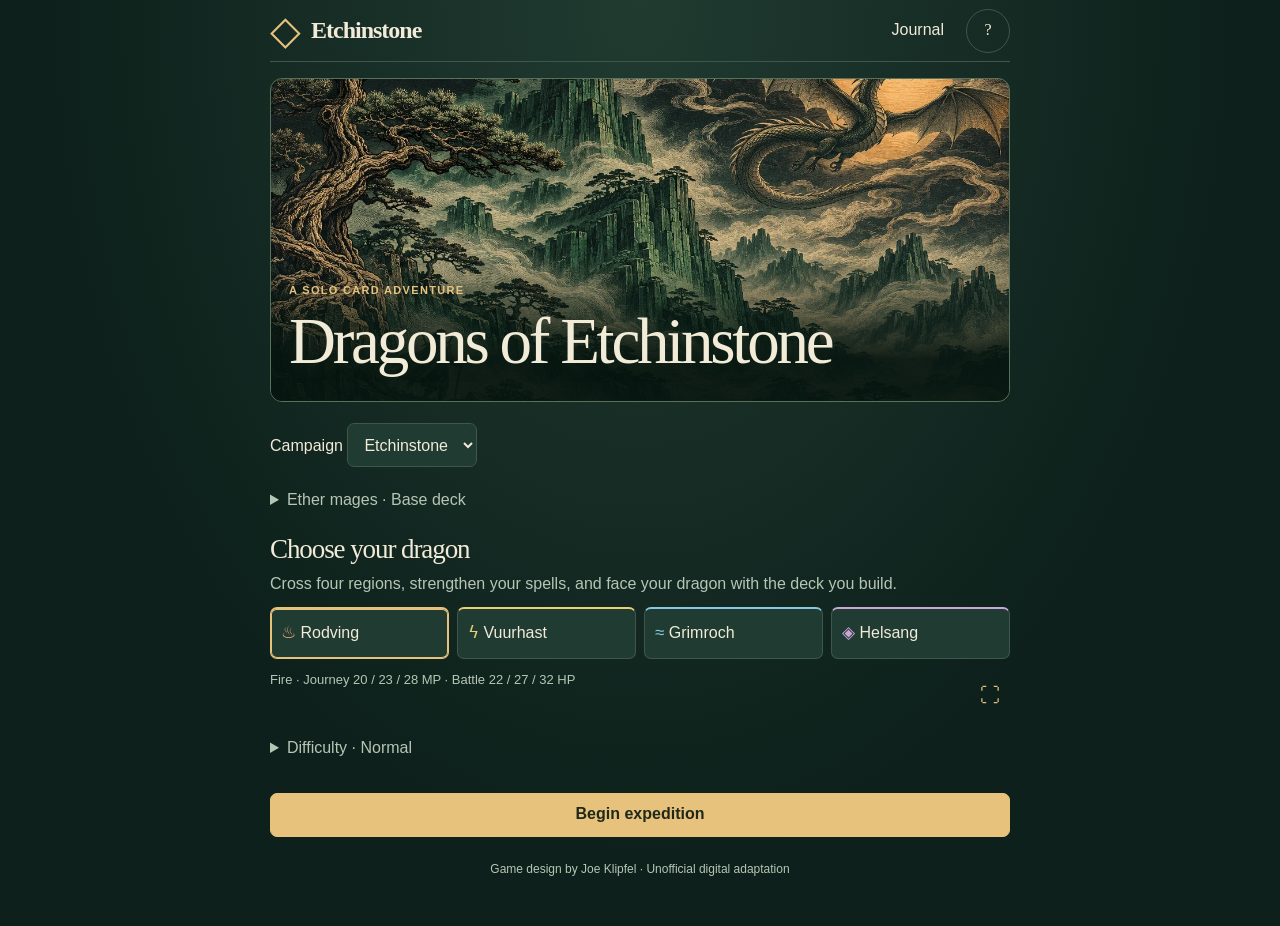
<file: index.html>
<!doctype html>
<html lang="en">
  <head>
    <meta charset="utf-8" />
    <meta
      name="viewport"
      content="width=device-width, initial-scale=1, viewport-fit=cover"
    />
    <meta name="theme-color" content="#102821" />
    <meta name="apple-mobile-web-app-capable" content="yes" />
    <link rel="manifest" href="./manifest.webmanifest" />
    <link rel="apple-touch-icon" href="./icon-192.png" />
    <title>Dragons of Etchinstone</title>
    <link rel="stylesheet" href="./style.css" />
  </head>
  <body>
    <header>
      <span class="mark" aria-hidden="true">◇</span><strong>Etchinstone</strong
      ><button id="journal" aria-label="Open expedition journal">Journal</button
      ><button id="help" aria-label="How to play">?</button>
    </header>
    <main id="app"></main>
    <dialog id="panel">
      <form method="dialog">
        <button autofocus class="close">Close</button>
      </form>
      <div id="details"></div>
    </dialog>
    <dialog
      id="card-view"
      aria-labelledby="card-title"
      aria-describedby="card-level"
    >
      <form method="dialog">
        <button autofocus class="close">Close</button>
      </form>
      <h2 id="card-title"></h2>
      <p id="card-level"></p>
      <div
        id="level-buttons"
        role="group"
        aria-label="Preview card level"
        hidden
      >
        <button type="button" data-action="view-level" value="1">
          Level 1
        </button>
        <button type="button" data-action="view-level" value="2">
          Level 2
        </button>
        <button type="button" data-action="view-level" value="3">
          Level 3
        </button>
        <button type="button" data-action="view-level" value="4">
          Level 4
        </button>
      </div>
      <div id="print-face"></div>
    </dialog>
    <div aria-live="polite" id="status"></div>
    <script type="module" src="./app.mjs"></script>
  </body>
</html>
</file>
<file: style.css>
:root {
  color-scheme: dark;
  --ink: #f1ebd8;
  --muted: #b6c6b5;
  --gold: #e7c27d;
  --bg: #0d201b;
  --edge: #40564a;
  --panel: #193229;
  font:
    16px/1.42 "Avenir Next",
    Avenir,
    -apple-system,
    sans-serif;
  color: var(--ink);
  background: var(--bg);
}
* {
  box-sizing: border-box;
}
body {
  margin: 0;
  padding: env(safe-area-inset-top) max(14px, env(safe-area-inset-right))
    max(24px, env(safe-area-inset-bottom)) max(14px, env(safe-area-inset-left));
  min-height: 100vh;
  background: radial-gradient(ellipse at 50% 0, #213b31, transparent 66%);
}
header,
main {
  max-width: 740px;
  margin: auto;
}
header {
  display: flex;
  align-items: center;
  gap: 10px;
  height: 62px;
  border-bottom: 1px solid var(--edge);
}
header strong {
  font:
    600 24px Georgia,
    serif;
  letter-spacing: -1px;
  flex: 1;
}
.mark {
  color: var(--gold);
  font: 40px Georgia;
}
button,
select {
  font: inherit;
  color: inherit;
  background: #203b32;
  border: 1px solid var(--edge);
  border-radius: 7px;
  padding: 8px 12px;
  min-height: 44px;
  cursor: pointer;
  touch-action: manipulation;
}
button:disabled {
  opacity: 0.44;
  cursor: default;
}
button:focus-visible,
select:focus-visible {
  outline: 3px solid var(--gold);
  outline-offset: 2px;
}
button[aria-pressed="true"],
.selected {
  border-color: var(--gold);
  box-shadow: inset 0 0 0 1px var(--gold);
}
header button {
  background: transparent;
  border: 0;
}
#help {
  font-family: Georgia;
  border: 1px solid var(--edge);
  width: 44px;
  border-radius: 50%;
}
main {
  padding-top: 16px;
}
h1,
h2,
h3,
p {
  margin: 0;
}
h1,
h2,
h3,
.cname {
  font-family: Georgia, "Times New Roman", serif;
  font-weight: 500;
  line-height: 1.1;
}
h1 {
  font-size: clamp(36px, 8vw, 65px);
  letter-spacing: -0.05em;
}
h2 {
  font-size: 27px;
  letter-spacing: -0.04em;
}
h3 {
  font-size: 21px;
}
p {
  color: var(--muted);
  margin: 8px 0 12px;
}
.over,
small,
.stat {
  font-weight: 700;
  font-size: 11px;
  letter-spacing: 0.12em;
  text-transform: uppercase;
}
.over {
  color: var(--gold);
  margin-bottom: 7px;
}
.cover,
.banner {
  background: #234037 url("./vale.webp") center 45% / cover;
  border: 1px solid #59705c;
  border-radius: 12px;
  overflow: hidden;
  position: relative;
}
.cover {
  display: flex;
  align-items: flex-end;
  min-height: clamp(235px, 36vh, 375px);
}
.cover > div,
.banner > div {
  width: 100%;
  padding: 24px 18px;
  background: linear-gradient(transparent, rgba(6, 21, 16, 0.94) 70%);
}
.cover h1 {
  max-width: 9em;
  text-shadow: 0 2px 15px #15251a;
}
.banner > div {
  padding: 42px 16px 12px;
}
.banner h1 {
  font-size: 32px;
}
.section {
  margin: 21px 0;
}
.line,
.actions,
.stats {
  display: flex;
  align-items: center;
  gap: 8px;
  flex-wrap: wrap;
}
.line {
  justify-content: space-between;
}
.line small,
.muted {
  color: var(--muted);
}
.dragons,
.cards {
  display: grid;
  grid-template-columns: repeat(2, minmax(0, 1fr));
  gap: 8px;
  margin: 12px 0;
}
.dragon,
.card {
  text-align: left;
  position: relative;
  overflow: hidden;
}
.dragon {
  padding: 12px 10px;
  border-top: 2px solid var(--el);
}
.glyph {
  color: var(--el);
  font-size: 17px;
}
.fire {
  --el: #efa780;
}
.water {
  --el: #89c8de;
}
.lightning {
  --el: #ebcf77;
}
.shadow {
  --el: #cca5d8;
}
.primary {
  width: 100%;
  background: var(--gold);
  border-color: var(--gold);
  color: #20281a;
  font-weight: 750;
}
.primary,
.wide {
  margin-top: 10px;
}
.wide {
  width: 100%;
}
.enc,
.box {
  padding: 14px;
  background: #172e26;
  border: 1px solid var(--edge);
  border-radius: 10px;
  margin-top: 12px;
}
.stats {
  color: var(--muted);
  font-size: 14px;
  margin: 8px 0 0;
}
.stat {
  padding: 4px 8px;
  background: #2a4135;
  color: #e5e9d8;
  border-radius: 4px;
  letter-spacing: 0.03em;
}
.slots {
  display: grid;
  grid-template-columns: repeat(3, minmax(0, 1fr));
  gap: 6px;
  margin: 8px 0;
}
.slot {
  background: #14271e;
  text-align: left;
  min-height: 57px;
  padding: 6px;
}
.slot small {
  display: block;
  color: var(--gold);
  font-size: 10px;
}
.slot span {
  font: 15px Georgia;
}
.card {
  padding: 10px;
  border-color: #536251;
  border-left: 3px solid var(--el);
  background: linear-gradient(130deg, #2a4034, #192c25);
}
.card .line {
  font-size: 11px;
  color: var(--el);
  font-weight: 700;
}
.cname {
  display: block;
  font-size: 20px;
  margin: 5px 0 8px;
}
.card .numbers {
  display: block;
  font-size: 12px;
  color: #e2e6d6;
  line-height: 1.55;
}
.foot,
.hint {
  color: var(--muted);
  font-size: 13px;
  margin: 7px 0;
}
.result {
  font-size: 17px;
  color: var(--gold);
}
.tag {
  font-size: 12px;
  color: var(--gold);
}
select {
  max-width: 100%;
}
dialog {
  width: min(95vw, 510px);
  max-height: 82dvh;
  color: var(--ink);
  background: #162e25;
  border: 1px solid #6b806c;
  border-radius: 12px;
  padding: 20px;
}
dialog::backdrop {
  background: #040d09b8;
}
.close {
  float: right;
}
dialog h2 {
  padding-right: 60px;
  margin: 8px 0 18px;
}
dialog h3 {
  margin-top: 18px;
}
dialog li {
  margin-bottom: 8px;
}
.journal {
  padding: 10px 0;
  border-bottom: 1px solid var(--edge);
}
#status {
  position: fixed;
  bottom: 0;
  color: var(--gold);
  background: var(--bg);
}
.actions {
  margin-top: 10px;
}
details {
  margin: 12px 0;
  color: var(--muted);
}
summary {
  cursor: pointer;
  min-height: 44px;
  padding: 10px 0;
}
.check {
  display: flex;
  align-items: center;
  gap: 9px;
  min-height: 44px;
}
.check input {
  width: 19px;
  height: 19px;
}
footer {
  color: var(--muted);
  text-align: center;
  font-size: 12px;
  margin: 24px 0;
}
button:hover:enabled {
  filter: brightness(1.1);
}
@media (min-width: 650px) {
  .cards {
    grid-template-columns: repeat(4, minmax(0, 1fr));
  }
  .dragons {
    grid-template-columns: repeat(4, 1fr);
  }
}
@media (max-width: 370px) {
  body {
    padding-inline: 9px;
  }
  .card {
    padding: 7px;
  }
  .cname {
    font-size: 17px;
  }
}
.printed {
  display: none;
  background-repeat: no-repeat;
  border-radius: 4px;
}
.has-powers .powers {
  display: block;
  background-image: var(--powers-image);
  background-size: 800% 800%;
  aspect-ratio: 825/568;
  margin: 6px 0;
}
.has-enemies .enemies,
.has-journeys .journeys {
  display: block;
  background-size: 400% 400%;
  float: left;
  width: 72px;
  margin: 0 12px 5px 0;
}
.enemies {
  background-image: var(--enemies-image);
  aspect-ratio: 148/192;
}
.journeys {
  background-image: var(--journeys-image);
  aspect-ratio: 148/170;
}
.enc {
  display: flow-root;
}
.card-pair {
  display: flex;
  flex-direction: column;
  min-width: 0;
}
.card-pair > .card {
  flex: 1;
  border-radius: 7px 7px 0 0;
}
.enlarge {
  width: 100%;
  border-top: 0;
  border-radius: 0 0 7px 7px;
  font-size: 14px;
}
#print-face {
  margin-top: 14px;
}
.has-powers .art-wait {
  display: none;
}
@media (max-width: 440px) {
  header {
    gap: 4px;
  }
  header .mark {
    display: none;
  }
  header strong {
    font-size: 21px;
  }
  header button {
    padding-inline: 8px;
  }
}
.north-print {
  display: block;
  width: 100%;
  height: auto;
  margin: 6px 0;
  border-radius: 4px;
}
.mage-options {
  display: grid;
  gap: 8px;
  margin: 12px 0;
}
.mage-options label,
details label:has(input[type="file"]) {
  display: grid;
  gap: 4px;
}
input[type="file"] {
  max-width: 100%;
}
#level-buttons:not([hidden]) {
  display: grid;
  grid-template-columns: repeat(4, 1fr);
  gap: 5px;
}
#level-buttons button {
  padding-inline: 2px;
  min-height: 44px;
}
.inspect-surface {
  position: relative;
  padding-right: 44px;
}
.inspect-surface.banner {
  padding-right: 0;
}
.inspect-surface.banner h1 {
  padding-right: 32px;
}
.inspect-trigger {
  position: absolute;
  inset: 0;
  width: 100%;
  height: 100%;
  z-index: 1;
  border: 0;
  background: transparent;
  border-radius: inherit;
  text-align: right;
}
.inspect-trigger span {
  position: absolute;
  right: 10px;
  top: 10px;
  color: var(--gold);
  font-size: 20px;
}
.hint.inspect-surface {
  min-height: 44px;
}
#card-view .enc .printed {
  width: min(32%, 120px);
}
#card-view .stats {
  font-size: 16px;
}
#card-view > form {
  position: sticky;
  top: 0;
  z-index: 2;
}
</file>
